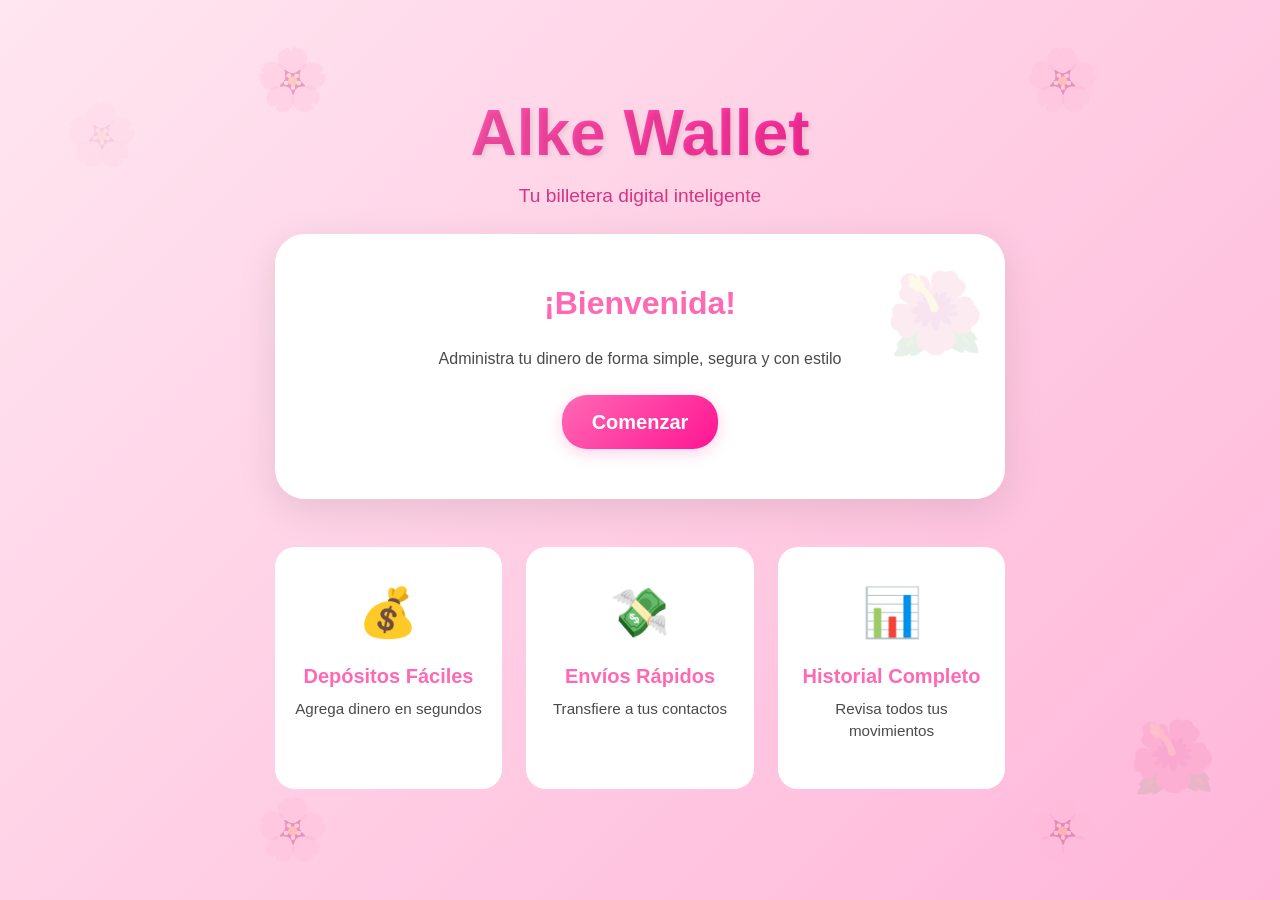
<file: index.html>
<!DOCTYPE html>
<html lang="es">
<head>
    <meta charset="UTF-8">
    <meta name="viewport" content="width=device-width, initial-scale=1.0">
    <title>Alke Wallet - Bienvenida</title>
    <link href="https://cdn.jsdelivr.net/npm/bootstrap@5.3.8/dist/css/bootstrap.min.css" rel="stylesheet">
    <link rel="stylesheet" href="css/styles.css">
    <link rel="stylesheet" href="css/index.css">
</head>
<body>
    <div class="container-fluid min-vh-100 d-flex align-items-center justify-content-center">
        <div class="welcome-container text-center">
            <div class="flower-decoration top-left"></div>
            <div class="flower-decoration top-right"></div>
            <div class="flower-decoration bottom-left"></div>
            <div class="flower-decoration bottom-right"></div>
            
            <div class="logo-container mb-4">
                <h1 class="logo-text">Alke Wallet</h1>
                <p class="tagline">Tu billetera digital inteligente</p>
            </div>
            
            <div class="welcome-card">
                <h2 class="mb-4">¡Bienvenida!</h2>
                <p class="mb-4">Administra tu dinero de forma simple, segura y con estilo</p>
                <a href="login.html" class="btn btn-primary btn-lg">Comenzar</a>
            </div>
            
            <div class="features mt-5">
                <div class="row">
                    <div class="col-md-4 mb-3">
                        <div class="feature-item">
                            <div class="feature-icon">💰</div>
                            <h5>Depósitos Fáciles</h5>
                            <p>Agrega dinero en segundos</p>
                        </div>
                    </div>
                    <div class="col-md-4 mb-3">
                        <div class="feature-item">
                            <div class="feature-icon">💸</div>
                            <h5>Envíos Rápidos</h5>
                            <p>Transfiere a tus contactos</p>
                        </div>
                    </div>
                    <div class="col-md-4 mb-3">
                        <div class="feature-item">
                            <div class="feature-icon">📊</div>
                            <h5>Historial Completo</h5>
                            <p>Revisa todos tus movimientos</p>
                        </div>
                    </div>
                </div>
            </div>
        </div>
    </div>
    
    <script src="https://cdn.jsdelivr.net/npm/bootstrap@5.3.8/dist/js/bootstrap.bundle.min.js"></script>
    <script src="https://code.jquery.com/jquery-3.7.1.min.js"></script>
</body>
</html>
</file>
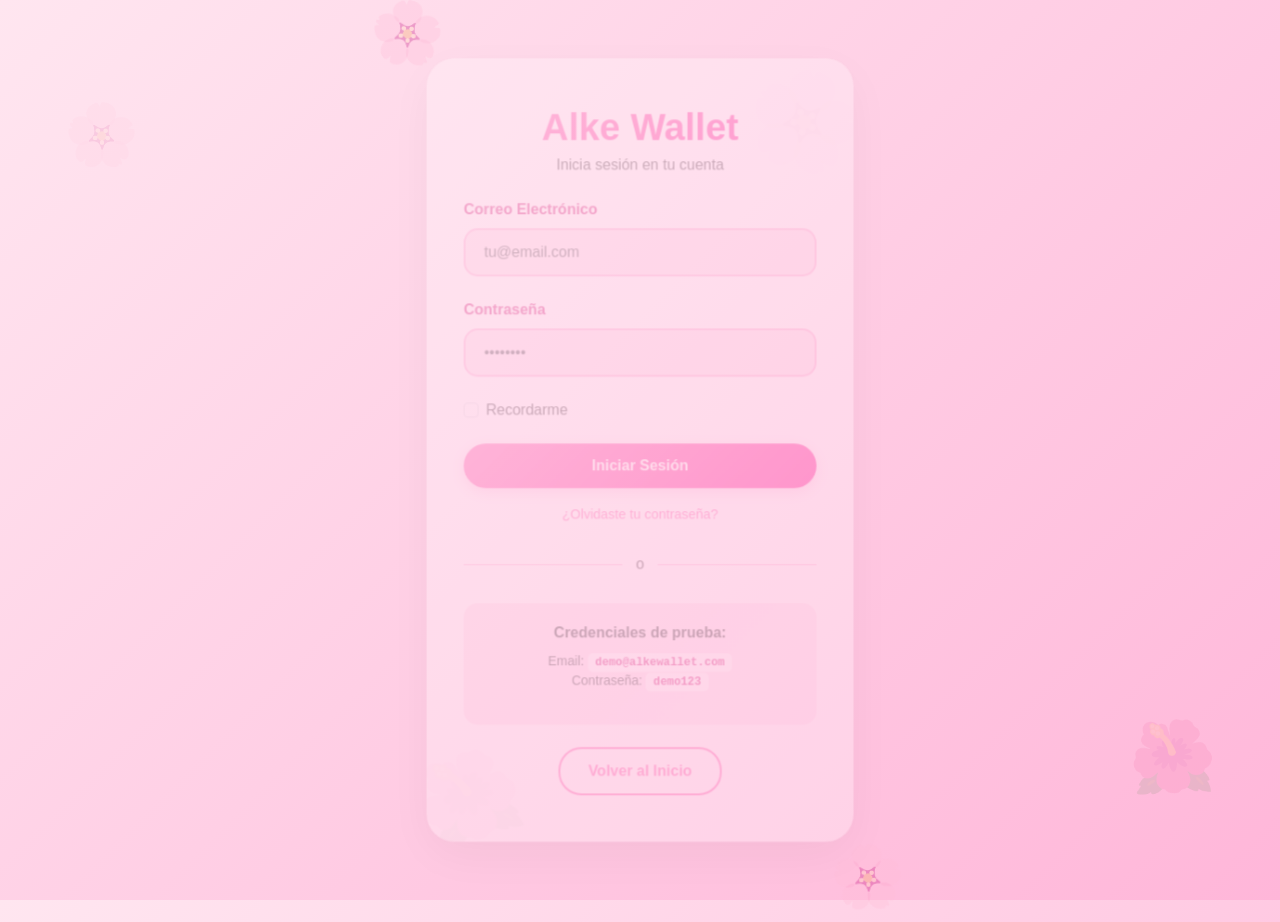
<file: deposit.html>
<!DOCTYPE html>
<html lang="es">
<head>
    <meta charset="UTF-8">
    <meta name="viewport" content="width=device-width, initial-scale=1.0">
    <title>Alke Wallet - Depositar</title>
    <link href="https://cdn.jsdelivr.net/npm/bootstrap@5.3.8/dist/css/bootstrap.min.css" rel="stylesheet">
    <link rel="stylesheet" href="css/styles.css">
    <link rel="stylesheet" href="css/deposit.css">
</head>
<body>
    <nav class="navbar navbar-expand-lg navbar-light">
        <div class="container">
            <a class="navbar-brand" href="menu.html">
                <span class="brand-text">Alke Wallet</span>
            </a>
            <button class="navbar-toggler" type="button" data-bs-toggle="collapse" data-bs-target="#navbarNav">
                <span class="navbar-toggler-icon"></span>
            </button>
            <div class="collapse navbar-collapse" id="navbarNav">
                <ul class="navbar-nav ms-auto">
                    <li class="nav-item">
                        <a class="nav-link" href="menu.html">← Volver al Menú</a>
                    </li>
                </ul>
            </div>
        </div>
    </nav>
    
    <div class="container py-5">
        <div class="row justify-content-center">
            <div class="col-lg-8">
                <div class="page-header text-center mb-4">
                    <h1 class="page-title">💰 Realizar Depósito</h1>
                    <p class="page-subtitle">Agrega dinero a tu billetera de forma segura</p>
                </div>
                
                <div class="current-balance-card mb-4">
                    <div class="card">
                        <div class="card-body">
                            <div class="row align-items-center">
                                <div class="col-md-6">
                                    <p class="mb-1 text-white-50">Saldo Actual</p>
                                    <h3 class="current-balance mb-0" id="currentBalance">$0.00</h3>
                                </div>
                                <div class="col-md-6 text-md-end">
                                    <p class="mb-1 text-white-50">Después del Depósito</p>
                                    <h3 class="new-balance mb-0" id="newBalance">$0.00</h3>
                                </div>
                            </div>
                        </div>
                    </div>
                </div>
                
                <div id="alertContainer"></div>
                
                <div class="deposit-card">
                    <div class="card">
                        <div class="card-body">
                            <form id="depositForm">
                                <div class="mb-4">
                                    <label for="depositAmount" class="form-label">Monto a Depositar</label>
                                    <div class="input-group input-group-lg">
                                        <span class="input-group-text">$</span>
                                        <input type="number" class="form-control" id="depositAmount" 
                                               placeholder="0.00" min="0" step="0.01" required>
                                    </div>
                                    <small class="form-text text-muted">Monto mínimo: $1.000</small>
                                </div>
                                
                                <div class="quick-amounts mb-4">
                                    <p class="mb-2"><strong>Montos rápidos:</strong></p>
                                    <div class="row g-2">
                                        <div class="col-3">
                                            <button type="button" class="btn btn-outline-pink w-100 quick-btn" data-amount="1000">$1.000</button>
                                        </div>
                                        <div class="col-3">
                                            <button type="button" class="btn btn-outline-pink w-100 quick-btn" data-amount="5000">$5.000</button>
                                        </div>
                                        <div class="col-3">
                                            <button type="button" class="btn btn-outline-pink w-100 quick-btn" data-amount="10000">$10.000</button>
                                        </div>
                                        <div class="col-3">
                                            <button type="button" class="btn btn-outline-pink w-100 quick-btn" data-amount="50000">$50.000</button>
                                        </div>
                                    </div>
                                </div>
                                
                                <div class="mb-4">
                                    <label for="paymentMethod" class="form-label">Método de Pago</label>
                                    <select class="form-select" id="paymentMethod" required>
                                        <option value="">Selecciona un método</option>
                                        <option value="debit">Tarjeta de Débito</option>
                                        <option value="credit">Tarjeta de Crédito</option>
                                        <option value="transfer">Transferencia Bancaria</option>
                                        <option value="cash">Efectivo (PuntosPagos)</option>
                                    </select>
                                </div>
                                
                                <div class="mb-4">
                                    <label for="description" class="form-label">Descripción (Opcional)</label>
                                    <textarea class="form-control" id="description" rows="3" 
                                              placeholder="Ej: Depósito mensual"></textarea>
                                </div>
                                
                                <div class="d-grid gap-2">
                                    <button type="submit" class="btn btn-primary btn-lg">
                                        Realizar Depósito
                                    </button>
                                    <a href="menu.html" class="btn btn-secondary">
                                        Cancelar
                                    </a>
                                </div>
                            </form>
                        </div>
                    </div>
                </div>
                
                <div class="info-card mt-4">
                    <div class="card">
                        <div class="card-body">
                            <h5 class="card-title">ℹ️ Información Importante</h5>
                            <ul class="mb-0">
                                <li>Los depósitos se acreditan instantáneamente</li>
                                <li>No hay comisiones por depósitos</li>
                                <li>Todos los depósitos están protegidos</li>
                                <li>Puedes depositar desde $1.000 sin límite máximo</li>
                            </ul>
                        </div>
                    </div>
                </div>
            </div>
        </div>
    </div>
    
    <script src="https://cdn.jsdelivr.net/npm/bootstrap@5.3.8/dist/js/bootstrap.bundle.min.js"></script>
    <script src="https://code.jquery.com/jquery-3.7.1.min.js"></script>
    <script src="js/deposit.js"></script>
</body>
</html>
</file>
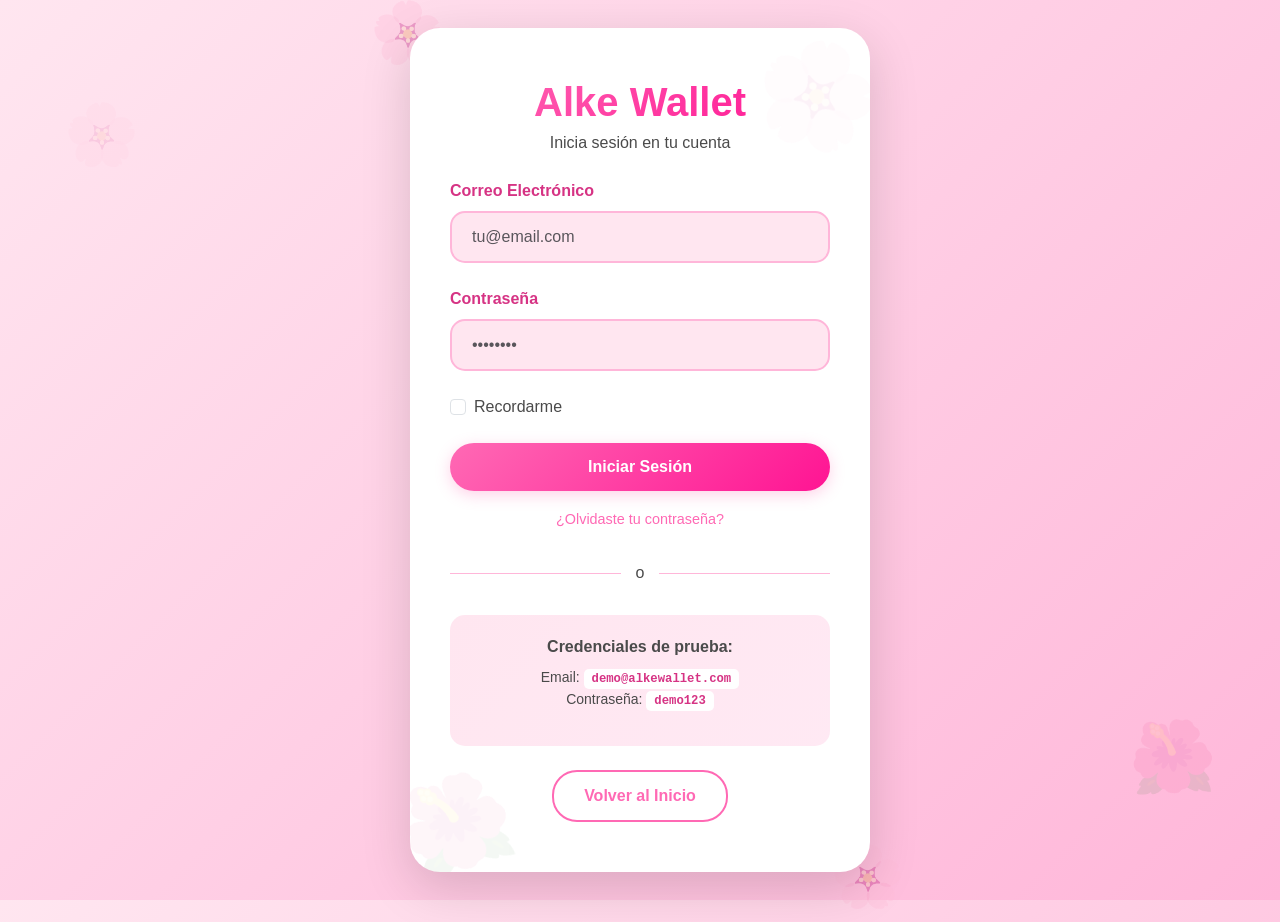
<file: login.html>
<!DOCTYPE html>
<html lang="es">
<head>
    <meta charset="UTF-8">
    <meta name="viewport" content="width=device-width, initial-scale=1.0">
    <title>Alke Wallet - Iniciar Sesión</title>
    <link href="https://cdn.jsdelivr.net/npm/bootstrap@5.3.8/dist/css/bootstrap.min.css" rel="stylesheet">
    <link rel="stylesheet" href="css/styles.css">
    <link rel="stylesheet" href="css/login.css">
</head>
<body>
    <div class="container-fluid min-vh-100 d-flex align-items-center justify-content-center">
        <div class="login-container">
            <div class="flower-decoration top-left"></div>
            <div class="flower-decoration bottom-right"></div>
            
            <div class="login-card">
                <div class="text-center mb-4">
                    <h1 class="logo-text">Alke Wallet</h1>
                    <p class="subtitle">Inicia sesión en tu cuenta</p>
                </div>
                
                <div id="alertContainer"></div>
                
                <form id="loginForm">
                    <div class="mb-4">
                        <label for="email" class="form-label">Correo Electrónico</label>
                        <input type="email" class="form-control" id="email" placeholder="tu@email.com" required>
                    </div>
                    
                    <div class="mb-4">
                        <label for="password" class="form-label">Contraseña</label>
                        <input type="password" class="form-control" id="password" placeholder="••••••••" required>
                    </div>
                    
                    <div class="mb-4 form-check">
                        <input type="checkbox" class="form-check-input" id="rememberMe">
                        <label class="form-check-label" for="rememberMe">
                            Recordarme
                        </label>
                    </div>
                    
                    <button type="submit" class="btn btn-primary w-100 mb-3">Iniciar Sesión</button>
                    
                    <div class="text-center">
                        <a href="#" class="forgot-password">¿Olvidaste tu contraseña?</a>
                    </div>
                </form>
                
                <div class="divider">
                    <span>o</span>
                </div>
                
                <div class="demo-credentials">
                    <p class="text-center mb-2"><strong>Credenciales de prueba:</strong></p>
                    <p class="text-center small mb-0">Email: <code>demo@alkewallet.com</code></p>
                    <p class="text-center small">Contraseña: <code>demo123</code></p>
                </div>
                
                <div class="text-center mt-4">
                    <a href="index.html" class="btn btn-secondary">Volver al Inicio</a>
                </div>
            </div>
        </div>
    </div>
    
    <script src="https://cdn.jsdelivr.net/npm/bootstrap@5.3.8/dist/js/bootstrap.bundle.min.js"></script>
    <script src="https://code.jquery.com/jquery-3.7.1.min.js"></script>
    <script src="js/login.js"></script>
</body>
</html>
</file>
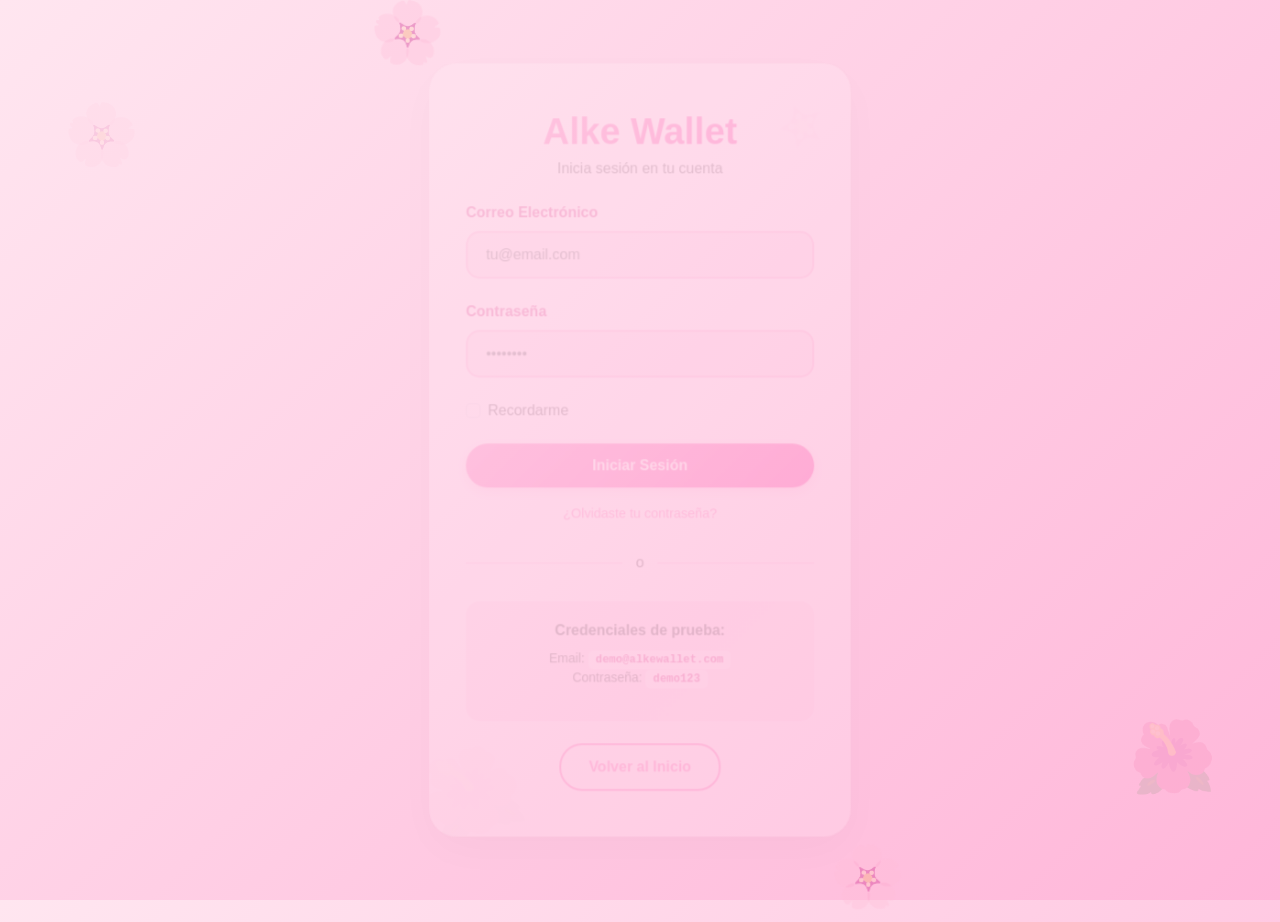
<file: menu.html>
<!DOCTYPE html>
<html lang="es">
<head>
    <meta charset="UTF-8">
    <meta name="viewport" content="width=device-width, initial-scale=1.0">
    <title>Alke Wallet - Menú Principal</title>
    <link href="https://cdn.jsdelivr.net/npm/bootstrap@5.3.8/dist/css/bootstrap.min.css" rel="stylesheet">
    <link rel="stylesheet" href="css/styles.css">
    <link rel="stylesheet" href="css/menu.css">
</head>
<body>
    <nav class="navbar navbar-expand-lg navbar-light">
        <div class="container">
            <a class="navbar-brand" href="menu.html">
                <span class="brand-text">Alke Wallet</span>
            </a>
            <button class="navbar-toggler" type="button" data-bs-toggle="collapse" data-bs-target="#navbarNav">
                <span class="navbar-toggler-icon"></span>
            </button>
            <div class="collapse navbar-collapse" id="navbarNav">
                <ul class="navbar-nav ms-auto">
                    <li class="nav-item">
                        <span class="nav-link user-email" id="userEmail"></span>
                    </li>
                    <li class="nav-item">
                        <a class="nav-link btn-logout" href="#" id="logoutBtn">Cerrar Sesión</a>
                    </li>
                </ul>
            </div>
        </div>
    </nav>
    
    <div class="container py-5">
        <div class="welcome-section text-center mb-5">
            <h1 class="welcome-title">¡Hola, <span id="welcomeName">Bella</span>! 🌸</h1>
            <p class="welcome-subtitle">¿Qué deseas hacer hoy?</p>
        </div>
        
        <div class="balance-card mb-5">
            <div class="card">
                <div class="card-body text-center">
                    <p class="balance-label">Tu Saldo Disponible</p>
                    <h2 class="balance-amount" id="currentBalance">$0.00</h2>
                    <p class="balance-updated">Actualizado: <span id="lastUpdate"></span></p>
                </div>
            </div>
        </div>
        
        <div class="row g-4">
            <div class="col-md-4">
                <a href="deposit.html" class="menu-card-link">
                    <div class="menu-card">
                        <div class="menu-icon">💰</div>
                        <h3>Depositar</h3>
                        <p>Agrega dinero a tu billetera</p>
                    </div>
                </a>
            </div>
            
            <div class="col-md-4">
                <a href="sendmoney.html" class="menu-card-link">
                    <div class="menu-card">
                        <div class="menu-icon">💸</div>
                        <h3>Enviar Dinero</h3>
                        <p>Transfiere a tus contactos</p>
                    </div>
                </a>
            </div>
            
            <div class="col-md-4">
                <a href="transactions.html" class="menu-card-link">
                    <div class="menu-card">
                        <div class="menu-icon">📊</div>
                        <h3>Movimientos</h3>
                        <p>Revisa tu historial</p>
                    </div>
                </a>
            </div>
        </div>
        
        <div class="quick-actions mt-5">
            <h4 class="text-center mb-4">Acciones Rápidas</h4>
            <div class="row g-3">
                <div class="col-md-3 col-6">
                    <button class="quick-action-btn w-100" onclick="location.href='deposit.html'">
                        <span class="action-icon">➕</span>
                        <span>Depósito Rápido</span>
                    </button>
                </div>
                <div class="col-md-3 col-6">
                    <button class="quick-action-btn w-100" onclick="location.href='sendmoney.html'">
                        <span class="action-icon">🔄</span>
                        <span>Transferencia</span>
                    </button>
                </div>
                <div class="col-md-3 col-6">
                    <button class="quick-action-btn w-100" onclick="location.href='transactions.html'">
                        <span class="action-icon">📋</span>
                        <span>Ver Historial</span>
                    </button>
                </div>
                <div class="col-md-3 col-6">
                    <button class="quick-action-btn w-100" id="refreshBalance">
                        <span class="action-icon">🔄</span>
                        <span>Actualizar</span>
                    </button>
                </div>
            </div>
        </div>
    </div>
    
    <script src="https://cdn.jsdelivr.net/npm/bootstrap@5.3.8/dist/js/bootstrap.bundle.min.js"></script>
    <script src="https://code.jquery.com/jquery-3.7.1.min.js"></script>
    <script src="js/menu.js"></script>
</body>
</html>
</file>
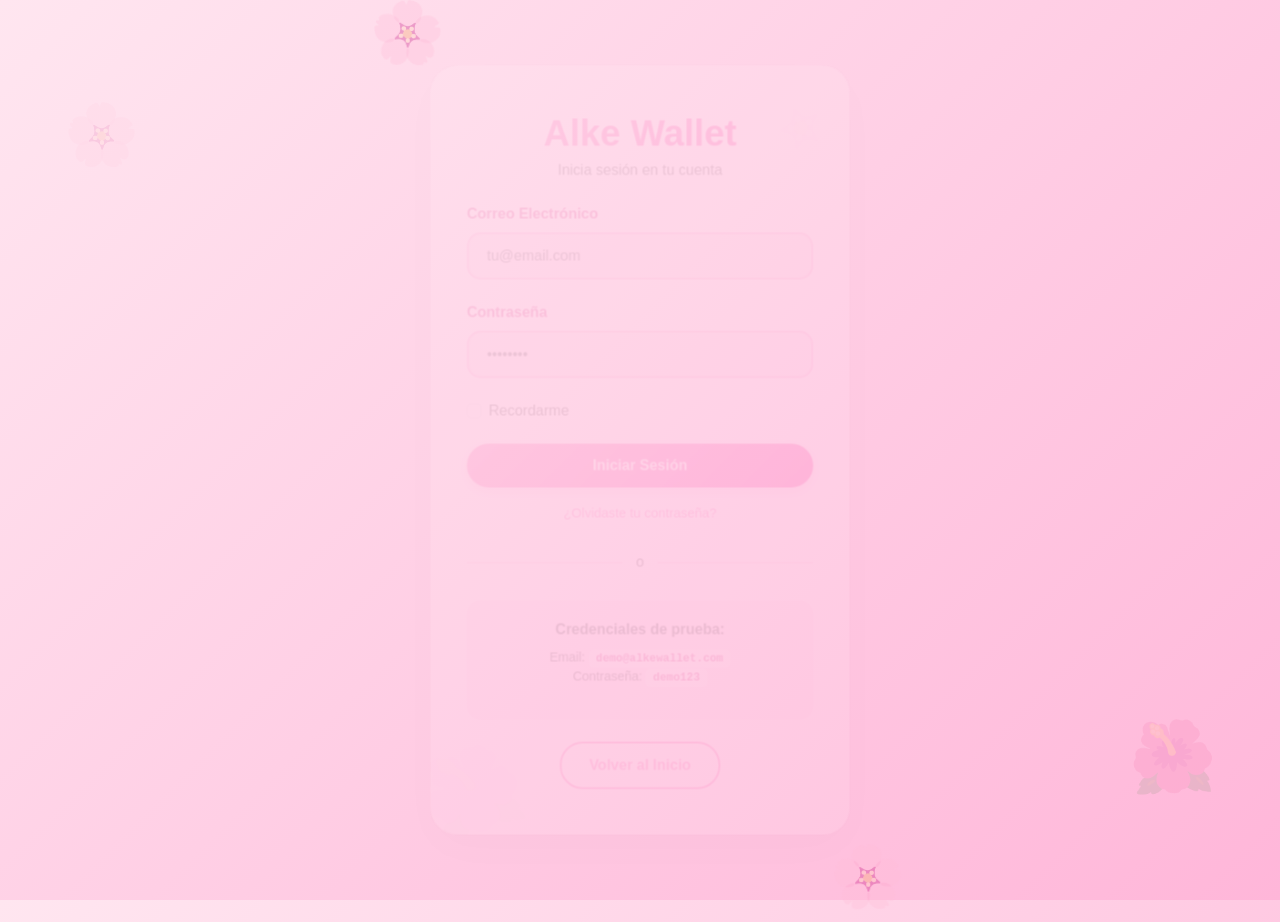
<file: sendmoney.html>
<!DOCTYPE html>
<html lang="es">
<head>
    <meta charset="UTF-8">
    <meta name="viewport" content="width=device-width, initial-scale=1.0">
    <title>Alke Wallet - Enviar Dinero</title>
    <link href="https://cdn.jsdelivr.net/npm/bootstrap@5.3.8/dist/css/bootstrap.min.css" rel="stylesheet">
    <link rel="stylesheet" href="css/styles.css">
    <link rel="stylesheet" href="css/sendmoney.css">
</head>
<body>
    <nav class="navbar navbar-expand-lg navbar-light">
        <div class="container">
            <a class="navbar-brand" href="menu.html">
                <span class="brand-text">Alke Wallet</span>
            </a>
            <button class="navbar-toggler" type="button" data-bs-toggle="collapse" data-bs-target="#navbarNav">
                <span class="navbar-toggler-icon"></span>
            </button>
            <div class="collapse navbar-collapse" id="navbarNav">
                <ul class="navbar-nav ms-auto">
                    <li class="nav-item">
                        <a class="nav-link" href="menu.html">← Volver al Menú</a>
                    </li>
                </ul>
            </div>
        </div>
    </nav>
    
    <div class="container py-5">
        <div class="row justify-content-center">
            <div class="col-lg-10">
                <div class="page-header text-center mb-4">
                    <h1 class="page-title">💸 Enviar Dinero</h1>
                    <p class="page-subtitle">Transfiere dinero a tus contactos de forma rápida y segura</p>
                </div>
                
                <div class="current-balance-card mb-4">
                    <div class="card">
                        <div class="card-body text-center">
                            <p class="mb-1 text-white-50">Saldo Disponible</p>
                            <h3 class="current-balance mb-0" id="currentBalance">$0.00</h3>
                        </div>
                    </div>
                </div>
                
                <div class="row">
                    <div class="col-lg-7">
                        <div id="alertContainer"></div>
                        
                        <div class="send-money-card mb-4">
                            <div class="card">
                                <div class="card-body">
                                    <h4 class="card-title mb-4">🎯 Realizar Transferencia</h4>
                                    
                                    <form id="sendMoneyForm">
                                        <div class="mb-4">
                                            <label for="recipientSelect" class="form-label">Destinatario</label>
                                            <select class="form-select" id="recipientSelect" required>
                                                <option value="">Selecciona un contacto</option>
                                            </select>
                                            <small class="form-text text-muted">o agrega un nuevo contacto →</small>
                                        </div>
                                        
                                        <div class="mb-4">
                                            <label for="transferAmount" class="form-label">Monto a Enviar</label>
                                            <div class="input-group input-group-lg">
                                                <span class="input-group-text">$</span>
                                                <input type="number" class="form-control" id="transferAmount" 
                                                       placeholder="0.00" min="0" step="0.01" required>
                                            </div>
                                        </div>
                                        
                                        <div class="mb-4">
                                            <label for="transferDescription" class="form-label">Descripción</label>
                                            <textarea class="form-control" id="transferDescription" rows="3" 
                                                      placeholder="Ej: Pago de alquiler" required></textarea>
                                        </div>
                                        
                                        <div class="transfer-summary mb-4">
                                            <div class="row">
                                                <div class="col-6">
                                                    <small class="text-muted">Comisión:</small>
                                                    <p class="mb-0 fw-bold">$0.00</p>
                                                </div>
                                                <div class="col-6 text-end">
                                                    <small class="text-muted">Total a enviar:</small>
                                                    <p class="mb-0 fw-bold text-primary" id="totalAmount">$0.00</p>
                                                </div>
                                            </div>
                                        </div>
                                        
                                        <div class="d-grid gap-2">
                                            <button type="submit" class="btn btn-primary btn-lg">
                                                Enviar Dinero
                                            </button>
                                            <a href="menu.html" class="btn btn-secondary">
                                                Cancelar
                                            </a>
                                        </div>
                                    </form>
                                </div>
                            </div>
                        </div>
                    </div>
                    
                    <div class="col-lg-5">
                        <div class="contacts-card mb-4">
                            <div class="card">
                                <div class="card-body">
                                    <div class="d-flex justify-content-between align-items-center mb-3">
                                        <h5 class="card-title mb-0">👥 Mis Contactos</h5>
                                        <button class="btn btn-sm btn-primary" data-bs-toggle="modal" data-bs-target="#addContactModal">
                                            + Agregar
                                        </button>
                                    </div>
                                    
                                    <div id="contactsList">
                                        <p class="text-muted text-center py-3">No tienes contactos guardados</p>
                                    </div>
                                </div>
                            </div>
                        </div>
                        
                        <div class="info-card">
                            <div class="card">
                                <div class="card-body">
                                    <h5 class="card-title">ℹ️ Información</h5>
                                    <ul class="mb-0">
                                        <li>Transferencias sin comisión</li>
                                        <li>Envíos instantáneos 24/7</li>
                                        <li>Máximo seguridad garantizada</li>
                                        <li>Límite diario: $500.000</li>
                                    </ul>
                                </div>
                            </div>
                        </div>
                    </div>
                </div>
            </div>
        </div>
    </div>
    
    <!-- Modal Agregar Contacto -->
    <div class="modal fade" id="addContactModal" tabindex="-1">
        <div class="modal-dialog modal-dialog-centered">
            <div class="modal-content">
                <div class="modal-header">
                    <h5 class="modal-title">Agregar Nuevo Contacto</h5>
                    <button type="button" class="btn-close" data-bs-dismiss="modal"></button>
                </div>
                <div class="modal-body">
                    <form id="addContactForm">
                        <div class="mb-3">
                            <label for="contactName" class="form-label">Nombre Completo</label>
                            <input type="text" class="form-control" id="contactName" required>
                        </div>
                        <div class="mb-3">
                            <label for="contactEmail" class="form-label">Correo Electrónico</label>
                            <input type="email" class="form-control" id="contactEmail" required>
                        </div>
                        <div class="mb-3">
                            <label for="contactPhone" class="form-label">Teléfono (Opcional)</label>
                            <input type="tel" class="form-control" id="contactPhone" placeholder="+56 9 XXXX XXXX">
                        </div>
                    </form>
                </div>
                <div class="modal-footer">
                    <button type="button" class="btn btn-secondary" data-bs-dismiss="modal">Cancelar</button>
                    <button type="button" class="btn btn-primary" id="saveContactBtn">Guardar Contacto</button>
                </div>
            </div>
        </div>
    </div>
    
    <script src="https://cdn.jsdelivr.net/npm/bootstrap@5.3.8/dist/js/bootstrap.bundle.min.js"></script>
    <script src="https://code.jquery.com/jquery-3.7.1.min.js"></script>
    <script src="js/sendmoney.js"></script>
</body>
</html>
</file>
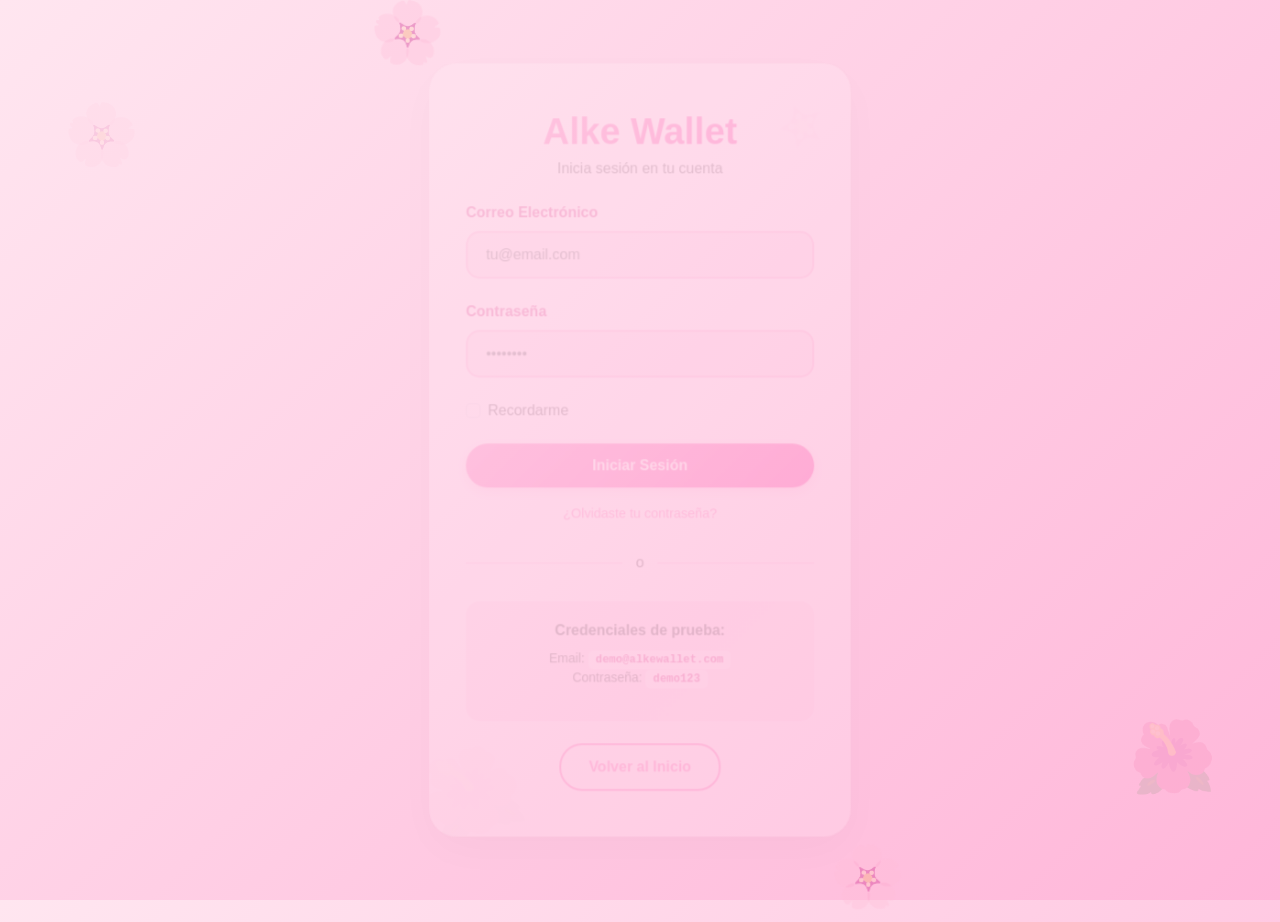
<file: transactions.html>
<!DOCTYPE html>
<html lang="es">
<head>
    <meta charset="UTF-8">
    <meta name="viewport" content="width=device-width, initial-scale=1.0">
    <title>Alke Wallet - Movimientos</title>
    <link href="https://cdn.jsdelivr.net/npm/bootstrap@5.3.8/dist/css/bootstrap.min.css" rel="stylesheet">
    <link rel="stylesheet" href="css/styles.css">
    <link rel="stylesheet" href="css/transactions.css">
</head>
<body>
    <nav class="navbar navbar-expand-lg navbar-light">
        <div class="container">
            <a class="navbar-brand" href="menu.html">
                <span class="brand-text">Alke Wallet</span>
            </a>
            <button class="navbar-toggler" type="button" data-bs-toggle="collapse" data-bs-target="#navbarNav">
                <span class="navbar-toggler-icon"></span>
            </button>
            <div class="collapse navbar-collapse" id="navbarNav">
                <ul class="navbar-nav ms-auto">
                    <li class="nav-item">
                        <a class="nav-link" href="menu.html">← Volver al Menú</a>
                    </li>
                </ul>
            </div>
        </div>
    </nav>
    
    <div class="container py-5">
        <div class="row justify-content-center">
            <div class="col-lg-10">
                <div class="page-header text-center mb-4">
                    <h1 class="page-title">📊 Mis Movimientos</h1>
                    <p class="page-subtitle">Revisa el historial completo de tus transacciones</p>
                </div>
                
                <div class="summary-cards mb-4">
                    <div class="row g-3">
                        <div class="col-md-4">
                            <div class="card summary-card">
                                <div class="card-body text-center">
                                    <div class="summary-icon">💰</div>
                                    <p class="summary-label">Saldo Actual</p>
                                    <h3 class="summary-amount" id="currentBalance">$0.00</h3>
                                </div>
                            </div>
                        </div>
                        <div class="col-md-4">
                            <div class="card summary-card">
                                <div class="card-body text-center">
                                    <div class="summary-icon">📥</div>
                                    <p class="summary-label">Total Depósitos</p>
                                    <h3 class="summary-amount text-success" id="totalDeposits">$0.00</h3>
                                </div>
                            </div>
                        </div>
                        <div class="col-md-4">
                            <div class="card summary-card">
                                <div class="card-body text-center">
                                    <div class="summary-icon">📤</div>
                                    <p class="summary-label">Total Enviado</p>
                                    <h3 class="summary-amount text-danger" id="totalTransfers">$0.00</h3>
                                </div>
                            </div>
                        </div>
                    </div>
                </div>
                
                <div class="filters-card mb-4">
                    <div class="card">
                        <div class="card-body">
                            <div class="row align-items-end g-3">
                                <div class="col-md-4">
                                    <label for="filterType" class="form-label">Tipo de Transacción</label>
                                    <select class="form-select" id="filterType">
                                        <option value="all">Todas</option>
                                        <option value="deposit">Depósitos</option>
                                        <option value="transfer">Transferencias</option>
                                    </select>
                                </div>
                                <div class="col-md-3">
                                    <label for="filterDateFrom" class="form-label">Desde</label>
                                    <input type="date" class="form-control" id="filterDateFrom">
                                </div>
                                <div class="col-md-3">
                                    <label for="filterDateTo" class="form-label">Hasta</label>
                                    <input type="date" class="form-control" id="filterDateTo">
                                </div>
                                <div class="col-md-2">
                                    <button class="btn btn-primary w-100" id="applyFilters">Filtrar</button>
                                </div>
                            </div>
                        </div>
                    </div>
                </div>
                
                <div class="transactions-card">
                    <div class="card">
                        <div class="card-body">
                            <div class="d-flex justify-content-between align-items-center mb-4">
                                <h5 class="card-title mb-0">Historial de Transacciones</h5>
                                <button class="btn btn-sm btn-outline-pink" id="clearHistory">
                                    🗑️ Limpiar Historial
                                </button>
                            </div>
                            
                            <div id="transactionsList">
                                <div class="text-center py-5">
                                    <div class="empty-state">
                                        <div class="empty-icon">📭</div>
                                        <p class="text-muted">No hay transacciones para mostrar</p>
                                        <a href="menu.html" class="btn btn-primary mt-3">Ir al Menú</a>
                                    </div>
                                </div>
                            </div>
                        </div>
                    </div>
                </div>
            </div>
        </div>
    </div>
    
    <!-- Modal de Detalle -->
    <div class="modal fade" id="transactionDetailModal" tabindex="-1">
        <div class="modal-dialog modal-dialog-centered">
            <div class="modal-content">
                <div class="modal-header">
                    <h5 class="modal-title">Detalle de Transacción</h5>
                    <button type="button" class="btn-close" data-bs-dismiss="modal"></button>
                </div>
                <div class="modal-body" id="transactionDetailContent">
                    <!-- Contenido dinámico -->
                </div>
                <div class="modal-footer">
                    <button type="button" class="btn btn-secondary" data-bs-dismiss="modal">Cerrar</button>
                </div>
            </div>
        </div>
    </div>
    
    <script src="https://cdn.jsdelivr.net/npm/bootstrap@5.3.8/dist/js/bootstrap.bundle.min.js"></script>
    <script src="https://code.jquery.com/jquery-3.7.1.min.js"></script>
    <script src="js/transactions.js"></script>
</body>
</html>
</file>
<file: css/styles.css>
/* Estilos Globales - Alke Wallet */

:root {
    --primary-pink: #ff69b4;
    --secondary-pink: #ffb6d9;
    --light-pink: #ffe6f0;
    --dark-pink: #d63384;
    --accent-pink: #ff1493;
    --white: #ffffff;
    --text-dark: #4a4a4a;
    --shadow: rgba(255, 105, 180, 0.3);
}

* {
    margin: 0;
    padding: 0;
    box-sizing: border-box;
}

body {
    font-family: 'Segoe UI', Tahoma, Geneva, Verdana, sans-serif;
    background: linear-gradient(135deg, var(--light-pink) 0%, var(--secondary-pink) 100%);
    color: var(--text-dark);
    min-height: 100vh;
    position: relative;
}

body::before {
    content: '🌸';
    position: fixed;
    top: 10%;
    left: 5%;
    font-size: 60px;
    opacity: 0.1;
    animation: float 6s ease-in-out infinite;
}

body::after {
    content: '🌺';
    position: fixed;
    bottom: 10%;
    right: 5%;
    font-size: 70px;
    opacity: 0.1;
    animation: float 8s ease-in-out infinite reverse;
}

@keyframes float {
    0%, 100% { transform: translateY(0px); }
    50% { transform: translateY(-20px); }
}

.btn-primary {
    background: linear-gradient(135deg, var(--primary-pink) 0%, var(--accent-pink) 100%);
    border: none;
    border-radius: 25px;
    padding: 12px 30px;
    font-weight: 600;
    box-shadow: 0 4px 15px var(--shadow);
    transition: all 0.3s ease;
}

.btn-primary:hover {
    transform: translateY(-2px);
    box-shadow: 0 6px 20px var(--shadow);
    background: linear-gradient(135deg, var(--accent-pink) 0%, var(--primary-pink) 100%);
}

.btn-secondary {
    background: var(--white);
    color: var(--primary-pink);
    border: 2px solid var(--primary-pink);
    border-radius: 25px;
    padding: 12px 30px;
    font-weight: 600;
    transition: all 0.3s ease;
}

.btn-secondary:hover {
    background: var(--primary-pink);
    color: var(--white);
    border-color: var(--primary-pink);
}

.card {
    border: none;
    border-radius: 20px;
    box-shadow: 0 8px 30px rgba(0, 0, 0, 0.1);
    background: var(--white);
    overflow: hidden;
}

.form-control, .form-select {
    border-radius: 15px;
    border: 2px solid var(--secondary-pink);
    padding: 12px 20px;
    transition: all 0.3s ease;
}

.form-control:focus, .form-select:focus {
    border-color: var(--primary-pink);
    box-shadow: 0 0 0 0.2rem rgba(255, 105, 180, 0.25);
}

.navbar {
    background: var(--white) !important;
    box-shadow: 0 4px 15px rgba(0, 0, 0, 0.1);
}

.flower-decoration {
    position: absolute;
    width: 80px;
    height: 80px;
    opacity: 0.3;
}

.flower-decoration::before {
    content: '🌸';
    font-size: 60px;
    position: absolute;
}

.flower-decoration.top-left {
    top: -20px;
    left: -20px;
    animation: rotate 20s linear infinite;
}

.flower-decoration.top-right {
    top: -20px;
    right: -20px;
    animation: rotate 15s linear infinite reverse;
}

.flower-decoration.bottom-left {
    bottom: -20px;
    left: -20px;
    animation: rotate 18s linear infinite;
}

.flower-decoration.bottom-right {
    bottom: -20px;
    right: -20px;
    animation: rotate 22s linear infinite reverse;
}

@keyframes rotate {
    from { transform: rotate(0deg); }
    to { transform: rotate(360deg); }
}

.alert {
    border-radius: 15px;
    border: none;
}

.alert-success {
    background: linear-gradient(135deg, #d4edda 0%, #c3e6cb 100%);
    color: #155724;
}

.alert-danger {
    background: linear-gradient(135deg, #f8d7da 0%, #f5c6cb 100%);
    color: #721c24;
}

.alert-info {
    background: linear-gradient(135deg, var(--light-pink) 0%, var(--secondary-pink) 100%);
    color: var(--dark-pink);
}
</file>
<file: css/index.css>
/* Estilos específicos para index.html */

.welcome-container {
    position: relative;
    max-width: 900px;
    padding: 40px;
}

.logo-container {
    animation: fadeInDown 1s ease;
}

.logo-text {
    font-size: 4rem;
    font-weight: 800;
    background: linear-gradient(135deg, var(--primary-pink) 0%, var(--accent-pink) 100%);
    -webkit-background-clip: text;
    -webkit-text-fill-color: transparent;
    background-clip: text;
    margin-bottom: 10px;
    text-shadow: 2px 2px 4px rgba(0, 0, 0, 0.1);
}

.tagline {
    font-size: 1.2rem;
    color: var(--dark-pink);
    font-weight: 500;
}

.welcome-card {
    background: var(--white);
    border-radius: 30px;
    padding: 50px;
    box-shadow: 0 10px 40px rgba(0, 0, 0, 0.1);
    animation: fadeInUp 1s ease 0.3s both;
    position: relative;
    overflow: hidden;
}

.welcome-card::before {
    content: '🌺';
    position: absolute;
    top: 20px;
    right: 20px;
    font-size: 80px;
    opacity: 0.1;
}

.welcome-card h2 {
    color: var(--primary-pink);
    font-weight: 700;
}

.features {
    animation: fadeInUp 1s ease 0.6s both;
}

.feature-item {
    background: var(--white);
    border-radius: 20px;
    padding: 30px 20px;
    transition: all 0.3s ease;
    height: 100%;
}

.feature-item:hover {
    transform: translateY(-10px);
    box-shadow: 0 10px 30px rgba(0, 0, 0, 0.15);
}

.feature-icon {
    font-size: 3rem;
    margin-bottom: 15px;
}

.feature-item h5 {
    color: var(--primary-pink);
    font-weight: 700;
    margin-bottom: 10px;
}

.feature-item p {
    color: var(--text-dark);
    font-size: 0.95rem;
}

@keyframes fadeInDown {
    from {
        opacity: 0;
        transform: translateY(-30px);
    }
    to {
        opacity: 1;
        transform: translateY(0);
    }
}

@keyframes fadeInUp {
    from {
        opacity: 0;
        transform: translateY(30px);
    }
    to {
        opacity: 1;
        transform: translateY(0);
    }
}

@media (max-width: 768px) {
    .logo-text {
        font-size: 2.5rem;
    }
    
    .welcome-card {
        padding: 30px 20px;
    }
    
    .feature-item {
        margin-bottom: 15px;
    }
}
</file>
<file: css/deposit.css>
/* Estilos específicos para deposit.html */

.navbar {
    border-bottom: 3px solid var(--secondary-pink);
}

.brand-text {
    font-size: 1.5rem;
    font-weight: 800;
    background: linear-gradient(135deg, var(--primary-pink) 0%, var(--accent-pink) 100%);
    -webkit-background-clip: text;
    -webkit-text-fill-color: transparent;
    background-clip: text;
}

.page-header {
    animation: fadeInDown 0.6s ease;
}

.page-title {
    font-size: 2.5rem;
    font-weight: 800;
    color: var(--primary-pink);
    margin-bottom: 10px;
}

.page-subtitle {
    font-size: 1.1rem;
    color: var(--text-dark);
}

.current-balance-card {
    animation: fadeInUp 0.6s ease 0.2s both;
}

.current-balance-card .card {
    background: linear-gradient(135deg, var(--primary-pink) 0%, var(--accent-pink) 100%);
    color: var(--white);
    border-radius: 20px;
}

.current-balance, .new-balance {
    font-size: 2rem;
    font-weight: 800;
    color: var(--white);
}

.deposit-card {
    animation: fadeInUp 0.6s ease 0.4s both;
}

.deposit-card .card {
    border-radius: 25px;
    box-shadow: 0 10px 40px rgba(0, 0, 0, 0.1);
}

.form-label {
    color: var(--dark-pink);
    font-weight: 600;
}

.input-group-text {
    background: var(--light-pink);
    border: 2px solid var(--secondary-pink);
    color: var(--primary-pink);
    font-weight: 700;
    font-size: 1.5rem;
}

#depositAmount {
    font-size: 1.5rem;
    font-weight: 600;
    color: var(--primary-pink);
}

.quick-amounts {
    background: var(--light-pink);
    border-radius: 15px;
    padding: 20px;
}

.btn-outline-pink {
    border: 2px solid var(--primary-pink);
    color: var(--primary-pink);
    font-weight: 600;
    border-radius: 10px;
    transition: all 0.3s ease;
}

.btn-outline-pink:hover, .btn-outline-pink.active {
    background: linear-gradient(135deg, var(--primary-pink) 0%, var(--accent-pink) 100%);
    color: var(--white);
    border-color: var(--primary-pink);
    transform: scale(1.05);
}

.quick-btn {
    padding: 10px 5px;
    font-size: 0.9rem;
}

.info-card {
    animation: fadeInUp 0.6s ease 0.6s both;
}

.info-card .card {
    background: linear-gradient(135deg, var(--light-pink) 0%, rgba(255, 182, 217, 0.3) 100%);
    border-radius: 15px;
}

.info-card .card-title {
    color: var(--primary-pink);
    font-weight: 700;
}

.info-card ul {
    padding-left: 20px;
}

.info-card li {
    margin-bottom: 8px;
    color: var(--text-dark);
}

/* Animaciones de entrada */
@keyframes fadeInDown {
    from {
        opacity: 0;
        transform: translateY(-30px);
    }
    to {
        opacity: 1;
        transform: translateY(0);
    }
}

@keyframes fadeInUp {
    from {
        opacity: 0;
        transform: translateY(30px);
    }
    to {
        opacity: 1;
        transform: translateY(0);
    }
}

/* Animación del saldo */
.balance-update {
    animation: pulse 0.6s ease;
}

@keyframes pulse {
    0%, 100% {
        transform: scale(1);
    }
    50% {
        transform: scale(1.1);
    }
}

@media (max-width: 768px) {
    .page-title {
        font-size: 2rem;
    }
    
    .current-balance, .new-balance {
        font-size: 1.5rem;
    }
    
    .quick-btn {
        font-size: 0.8rem;
        padding: 8px 3px;
    }
}
</file>
<file: css/login.css>
/* Estilos específicos para login.html */

.login-container {
    max-width: 500px;
    width: 100%;
    padding: 20px;
    position: relative;
}

.login-card {
    background: var(--white);
    border-radius: 30px;
    padding: 50px 40px;
    box-shadow: 0 15px 50px rgba(0, 0, 0, 0.15);
    animation: fadeInScale 0.6s ease;
    position: relative;
    overflow: hidden;
}

.login-card::before {
    content: '🌸';
    position: absolute;
    top: -10px;
    right: -10px;
    font-size: 100px;
    opacity: 0.05;
    transform: rotate(15deg);
}

.login-card::after {
    content: '🌺';
    position: absolute;
    bottom: -20px;
    left: -10px;
    font-size: 90px;
    opacity: 0.05;
    transform: rotate(-15deg);
}

.logo-text {
    font-size: 2.5rem;
    font-weight: 800;
    background: linear-gradient(135deg, var(--primary-pink) 0%, var(--accent-pink) 100%);
    -webkit-background-clip: text;
    -webkit-text-fill-color: transparent;
    background-clip: text;
    margin-bottom: 5px;
}

.subtitle {
    color: var(--text-dark);
    font-size: 1rem;
    margin-bottom: 0;
}

.form-label {
    color: var(--dark-pink);
    font-weight: 600;
    margin-bottom: 8px;
}

.form-control {
    background: var(--light-pink);
}

.form-check-input:checked {
    background-color: var(--primary-pink);
    border-color: var(--primary-pink);
}

.forgot-password {
    color: var(--primary-pink);
    text-decoration: none;
    font-size: 0.9rem;
    transition: all 0.3s ease;
}

.forgot-password:hover {
    color: var(--accent-pink);
    text-decoration: underline;
}

.divider {
    position: relative;
    text-align: center;
    margin: 30px 0;
}

.divider::before {
    content: '';
    position: absolute;
    top: 50%;
    left: 0;
    right: 0;
    height: 1px;
    background: var(--secondary-pink);
}

.divider span {
    position: relative;
    background: var(--white);
    padding: 0 15px;
    color: var(--text-dark);
    font-weight: 500;
}

.demo-credentials {
    background: linear-gradient(135deg, var(--light-pink) 0%, rgba(255, 182, 217, 0.3) 100%);
    border-radius: 15px;
    padding: 20px;
    margin-top: 20px;
}

.demo-credentials code {
    background: var(--white);
    color: var(--dark-pink);
    padding: 3px 8px;
    border-radius: 5px;
    font-weight: 600;
}

@keyframes fadeInScale {
    from {
        opacity: 0;
        transform: scale(0.9);
    }
    to {
        opacity: 1;
        transform: scale(1);
    }
}

@media (max-width: 576px) {
    .login-card {
        padding: 30px 25px;
    }
    
    .logo-text {
        font-size: 2rem;
    }
}
</file>
<file: css/menu.css>
/* Estilos específicos para menu.html */

.navbar {
    border-bottom: 3px solid var(--secondary-pink);
}

.brand-text {
    font-size: 1.5rem;
    font-weight: 800;
    background: linear-gradient(135deg, var(--primary-pink) 0%, var(--accent-pink) 100%);
    -webkit-background-clip: text;
    -webkit-text-fill-color: transparent;
    background-clip: text;
}

.user-email {
    color: var(--dark-pink);
    font-weight: 600;
}

.btn-logout {
    color: var(--primary-pink) !important;
    font-weight: 600;
    cursor: pointer;
    transition: all 0.3s ease;
}

.btn-logout:hover {
    color: var(--accent-pink) !important;
    transform: scale(1.05);
}

.welcome-section {
    animation: fadeInDown 0.6s ease;
}

.welcome-title {
    font-size: 2.5rem;
    font-weight: 800;
    color: var(--primary-pink);
    margin-bottom: 10px;
}

.welcome-subtitle {
    font-size: 1.2rem;
    color: var(--text-dark);
}

.balance-card {
    animation: fadeInUp 0.6s ease 0.2s both;
}

.balance-card .card {
    background: linear-gradient(135deg, var(--primary-pink) 0%, var(--accent-pink) 100%);
    color: var(--white);
    border-radius: 25px;
    padding: 20px;
}

.balance-label {
    font-size: 1rem;
    margin-bottom: 10px;
    opacity: 0.9;
}

.balance-amount {
    font-size: 3.5rem;
    font-weight: 800;
    margin: 15px 0;
    text-shadow: 2px 2px 4px rgba(0, 0, 0, 0.2);
}

.balance-updated {
    font-size: 0.9rem;
    opacity: 0.8;
    margin-bottom: 0;
}

.menu-card-link {
    text-decoration: none;
    color: inherit;
    display: block;
}

.menu-card {
    background: var(--white);
    border-radius: 20px;
    padding: 40px 30px;
    text-align: center;
    transition: all 0.3s ease;
    box-shadow: 0 5px 20px rgba(0, 0, 0, 0.1);
    height: 100%;
    position: relative;
    overflow: hidden;
}

.menu-card::before {
    content: '';
    position: absolute;
    top: 0;
    left: 0;
    right: 0;
    height: 5px;
    background: linear-gradient(90deg, var(--primary-pink) 0%, var(--accent-pink) 100%);
    transform: scaleX(0);
    transition: transform 0.3s ease;
}

.menu-card:hover {
    transform: translateY(-10px);
    box-shadow: 0 15px 40px rgba(255, 105, 180, 0.3);
}

.menu-card:hover::before {
    transform: scaleX(1);
}

.menu-icon {
    font-size: 4rem;
    margin-bottom: 20px;
    animation: bounce 2s infinite;
}

.menu-card:hover .menu-icon {
    animation: bounce 0.6s infinite;
}

.menu-card h3 {
    color: var(--primary-pink);
    font-weight: 700;
    margin-bottom: 10px;
    font-size: 1.5rem;
}

.menu-card p {
    color: var(--text-dark);
    margin-bottom: 0;
    font-size: 1rem;
}

.quick-actions {
    animation: fadeInUp 0.6s ease 0.4s both;
}

.quick-actions h4 {
    color: var(--primary-pink);
    font-weight: 700;
}

.quick-action-btn {
    background: var(--white);
    border: 2px solid var(--secondary-pink);
    border-radius: 15px;
    padding: 20px 15px;
    display: flex;
    flex-direction: column;
    align-items: center;
    gap: 10px;
    transition: all 0.3s ease;
    cursor: pointer;
}

.quick-action-btn:hover {
    background: linear-gradient(135deg, var(--primary-pink) 0%, var(--accent-pink) 100%);
    color: var(--white);
    border-color: var(--primary-pink);
    transform: scale(1.05);
}

.action-icon {
    font-size: 2rem;
}

.quick-action-btn span:last-child {
    font-size: 0.9rem;
    font-weight: 600;
}

@keyframes bounce {
    0%, 100% {
        transform: translateY(0);
    }
    50% {
        transform: translateY(-10px);
    }
}

@keyframes fadeInDown {
    from {
        opacity: 0;
        transform: translateY(-30px);
    }
    to {
        opacity: 1;
        transform: translateY(0);
    }
}

@keyframes fadeInUp {
    from {
        opacity: 0;
        transform: translateY(30px);
    }
    to {
        opacity: 1;
        transform: translateY(0);
    }
}

@media (max-width: 768px) {
    .welcome-title {
        font-size: 2rem;
    }
    
    .balance-amount {
        font-size: 2.5rem;
    }
    
    .menu-card {
        padding: 30px 20px;
    }
    
    .menu-icon {
        font-size: 3rem;
    }
}
</file>
<file: css/sendmoney.css>
/* Estilos específicos para sendmoney.html */

.navbar {
    border-bottom: 3px solid var(--secondary-pink);
}

.brand-text {
    font-size: 1.5rem;
    font-weight: 800;
    background: linear-gradient(135deg, var(--primary-pink) 0%, var(--accent-pink) 100%);
    -webkit-background-clip: text;
    -webkit-text-fill-color: transparent;
    background-clip: text;
}

.page-header {
    animation: fadeInDown 0.6s ease;
}

.page-title {
    font-size: 2.5rem;
    font-weight: 800;
    color: var(--primary-pink);
    margin-bottom: 10px;
}

.page-subtitle {
    font-size: 1.1rem;
    color: var(--text-dark);
}

.current-balance-card {
    animation: fadeInUp 0.6s ease 0.2s both;
}

.current-balance-card .card {
    background: linear-gradient(135deg, var(--primary-pink) 0%, var(--accent-pink) 100%);
    color: var(--white);
    border-radius: 20px;
}

.current-balance {
    font-size: 2rem;
    font-weight: 800;
    color: var(--white);
}

.send-money-card {
    animation: fadeInLeft 0.6s ease 0.4s both;
}

.send-money-card .card, .contacts-card .card, .info-card .card {
    border-radius: 25px;
    box-shadow: 0 10px 40px rgba(0, 0, 0, 0.1);
}

.contacts-card {
    animation: fadeInRight 0.6s ease 0.4s both;
}

.info-card {
    animation: fadeInRight 0.6s ease 0.6s both;
}

.card-title {
    color: var(--primary-pink);
    font-weight: 700;
}

.form-label {
    color: var(--dark-pink);
    font-weight: 600;
}

.input-group-text {
    background: var(--light-pink);
    border: 2px solid var(--secondary-pink);
    color: var(--primary-pink);
    font-weight: 700;
    font-size: 1.5rem;
}

#transferAmount {
    font-size: 1.5rem;
    font-weight: 600;
    color: var(--primary-pink);
}

.transfer-summary {
    background: var(--light-pink);
    border-radius: 15px;
    padding: 20px;
}

.contact-item {
    background: var(--light-pink);
    border-radius: 15px;
    padding: 15px;
    margin-bottom: 10px;
    display: flex;
    justify-content: space-between;
    align-items: center;
    transition: all 0.3s ease;
    cursor: pointer;
}

.contact-item:hover {
    background: var(--secondary-pink);
    transform: translateX(5px);
}

.contact-item.selected {
    background: linear-gradient(135deg, var(--primary-pink) 0%, var(--accent-pink) 100%);
    color: var(--white);
}

.contact-avatar {
    width: 45px;
    height: 45px;
    border-radius: 50%;
    background: linear-gradient(135deg, var(--primary-pink) 0%, var(--accent-pink) 100%);
    display: flex;
    align-items: center;
    justify-content: center;
    font-weight: 800;
    color: var(--white);
    font-size: 1.2rem;
}

.contact-item.selected .contact-avatar {
    background: var(--white);
    color: var(--primary-pink);
}

.contact-info {
    flex: 1;
    margin-left: 15px;
}

.contact-name {
    font-weight: 700;
    margin-bottom: 3px;
    color: var(--text-dark);
}

.contact-item.selected .contact-name,
.contact-item.selected .contact-email {
    color: var(--white);
}

.contact-email {
    font-size: 0.85rem;
    color: var(--text-dark);
    opacity: 0.8;
    margin-bottom: 0;
}

.contact-actions {
    display: flex;
    gap: 5px;
}

.btn-contact-action {
    width: 30px;
    height: 30px;
    border-radius: 50%;
    border: none;
    background: var(--white);
    color: var(--primary-pink);
    display: flex;
    align-items: center;
    justify-content: center;
    transition: all 0.3s ease;
    font-size: 0.9rem;
    cursor: pointer;
}

.btn-contact-action:hover {
    background: var(--primary-pink);
    color: var(--white);
    transform: scale(1.1);
}

.modal-content {
    border-radius: 20px;
    border: none;
}

.modal-header {
    background: linear-gradient(135deg, var(--light-pink) 0%, var(--secondary-pink) 100%);
    border-radius: 20px 20px 0 0;
    border-bottom: none;
}

.modal-title {
    color: var(--primary-pink);
    font-weight: 700;
}

.info-card .card {
    background: linear-gradient(135deg, var(--light-pink) 0%, rgba(255, 182, 217, 0.3) 100%);
}

.info-card ul {
    padding-left: 20px;
}

.info-card li {
    margin-bottom: 8px;
    color: var(--text-dark);
}

@keyframes fadeInDown {
    from {
        opacity: 0;
        transform: translateY(-30px);
    }
    to {
        opacity: 1;
        transform: translateY(0);
    }
}

@keyframes fadeInUp {
    from {
        opacity: 0;
        transform: translateY(30px);
    }
    to {
        opacity: 1;
        transform: translateY(0);
    }
}

@keyframes fadeInLeft {
    from {
        opacity: 0;
        transform: translateX(-30px);
    }
    to {
        opacity: 1;
        transform: translateX(0);
    }
}

@keyframes fadeInRight {
    from {
        opacity: 0;
        transform: translateX(30px);
    }
    to {
        opacity: 1;
        transform: translateX(0);
    }
}

@media (max-width: 992px) {
    .contacts-card {
        animation: fadeInUp 0.6s ease 0.6s both;
    }
    
    .info-card {
        animation: fadeInUp 0.6s ease 0.8s both;
    }
}

@media (max-width: 768px) {
    .page-title {
        font-size: 2rem;
    }
    
    .current-balance {
        font-size: 1.5rem;
    }
}
</file>
<file: css/transactions.css>
/* Estilos específicos para transactions.html */

.navbar {
    border-bottom: 3px solid var(--secondary-pink);
}

.brand-text {
    font-size: 1.5rem;
    font-weight: 800;
    background: linear-gradient(135deg, var(--primary-pink) 0%, var(--accent-pink) 100%);
    -webkit-background-clip: text;
    -webkit-text-fill-color: transparent;
    background-clip: text;
}

.page-header {
    animation: fadeInDown 0.6s ease;
}

.page-title {
    font-size: 2.5rem;
    font-weight: 800;
    color: var(--primary-pink);
    margin-bottom: 10px;
}

.page-subtitle {
    font-size: 1.1rem;
    color: var(--text-dark);
}

.summary-cards {
    animation: fadeInUp 0.6s ease 0.2s both;
}

.summary-card {
    border-radius: 20px;
    border: none;
    box-shadow: 0 5px 20px rgba(0, 0, 0, 0.1);
    transition: all 0.3s ease;
}

.summary-card:hover {
    transform: translateY(-5px);
    box-shadow: 0 10px 30px rgba(255, 105, 180, 0.2);
}

.summary-icon {
    font-size: 3rem;
    margin-bottom: 10px;
}

.summary-label {
    font-size: 0.9rem;
    color: var(--text-dark);
    opacity: 0.8;
    margin-bottom: 5px;
}

.summary-amount {
    font-size: 1.8rem;
    font-weight: 800;
    color: var(--primary-pink);
    margin-bottom: 0;
}

.filters-card {
    animation: fadeInUp 0.6s ease 0.4s both;
}

.filters-card .card {
    border-radius: 20px;
    box-shadow: 0 5px 20px rgba(0, 0, 0, 0.1);
}

.transactions-card {
    animation: fadeInUp 0.6s ease 0.6s both;
}

.transactions-card .card {
    border-radius: 25px;
    box-shadow: 0 10px 40px rgba(0, 0, 0, 0.1);
}

.card-title {
    color: var(--primary-pink);
    font-weight: 700;
}

.btn-outline-pink {
    border: 2px solid var(--primary-pink);
    color: var(--primary-pink);
    font-weight: 600;
    border-radius: 10px;
    transition: all 0.3s ease;
}

.btn-outline-pink:hover {
    background: linear-gradient(135deg, var(--primary-pink) 0%, var(--accent-pink) 100%);
    color: var(--white);
    border-color: var(--primary-pink);
}

.transaction-item {
    background: var(--light-pink);
    border-radius: 15px;
    padding: 20px;
    margin-bottom: 15px;
    transition: all 0.3s ease;
    cursor: pointer;
    border-left: 5px solid transparent;
}

.transaction-item:hover {
    background: var(--secondary-pink);
    transform: translateX(5px);
    box-shadow: 0 5px 15px rgba(255, 105, 180, 0.2);
}

.transaction-item.deposit {
    border-left-color: #28a745;
}

.transaction-item.transfer {
    border-left-color: #dc3545;
}

.transaction-header {
    display: flex;
    justify-content: space-between;
    align-items: center;
    margin-bottom: 10px;
}

.transaction-type {
    display: flex;
    align-items: center;
    gap: 10px;
}

.transaction-icon {
    width: 45px;
    height: 45px;
    border-radius: 50%;
    display: flex;
    align-items: center;
    justify-content: center;
    font-size: 1.5rem;
}

.transaction-item.deposit .transaction-icon {
    background: linear-gradient(135deg, #28a745 0%, #20c997 100%);
}

.transaction-item.transfer .transaction-icon {
    background: linear-gradient(135deg, #dc3545 0%, #fd7e14 100%);
}

.transaction-details h6 {
    margin: 0;
    font-weight: 700;
    color: var(--text-dark);
}

.transaction-details p {
    margin: 0;
    font-size: 0.9rem;
    color: var(--text-dark);
    opacity: 0.8;
}

.transaction-amount {
    text-align: right;
}

.transaction-amount .amount {
    font-size: 1.5rem;
    font-weight: 800;
    margin: 0;
}

.transaction-item.deposit .amount {
    color: #28a745;
}

.transaction-item.transfer .amount {
    color: #dc3545;
}

.transaction-amount .date {
    font-size: 0.85rem;
    color: var(--text-dark);
    opacity: 0.7;
    margin: 0;
}

.transaction-footer {
    margin-top: 10px;
    padding-top: 10px;
    border-top: 1px solid rgba(0, 0, 0, 0.1);
    font-size: 0.9rem;
    color: var(--text-dark);
}

.empty-state {
    padding: 40px 20px;
}

.empty-icon {
    font-size: 5rem;
    margin-bottom: 20px;
    opacity: 0.5;
}

.modal-content {
    border-radius: 20px;
    border: none;
}

.modal-header {
    background: linear-gradient(135deg, var(--light-pink) 0%, var(--secondary-pink) 100%);
    border-radius: 20px 20px 0 0;
    border-bottom: none;
}

.modal-title {
    color: var(--primary-pink);
    font-weight: 700;
}

.detail-row {
    display: flex;
    justify-content: space-between;
    padding: 15px 0;
    border-bottom: 1px solid var(--light-pink);
}

.detail-row:last-child {
    border-bottom: none;
}

.detail-label {
    font-weight: 600;
    color: var(--dark-pink);
}

.detail-value {
    color: var(--text-dark);
}

@keyframes fadeInDown {
    from {
        opacity: 0;
        transform: translateY(-30px);
    }
    to {
        opacity: 1;
        transform: translateY(0);
    }
}

@keyframes fadeInUp {
    from {
        opacity: 0;
        transform: translateY(30px);
    }
    to {
        opacity: 1;
        transform: translateY(0);
    }
}

@media (max-width: 768px) {
    .page-title {
        font-size: 2rem;
    }
    
    .summary-amount {
        font-size: 1.5rem;
    }
    
    .transaction-header {
        flex-direction: column;
        align-items: flex-start;
        gap: 10px;
    }
    
    .transaction-amount {
        text-align: left;
        width: 100%;
    }
}
</file>
